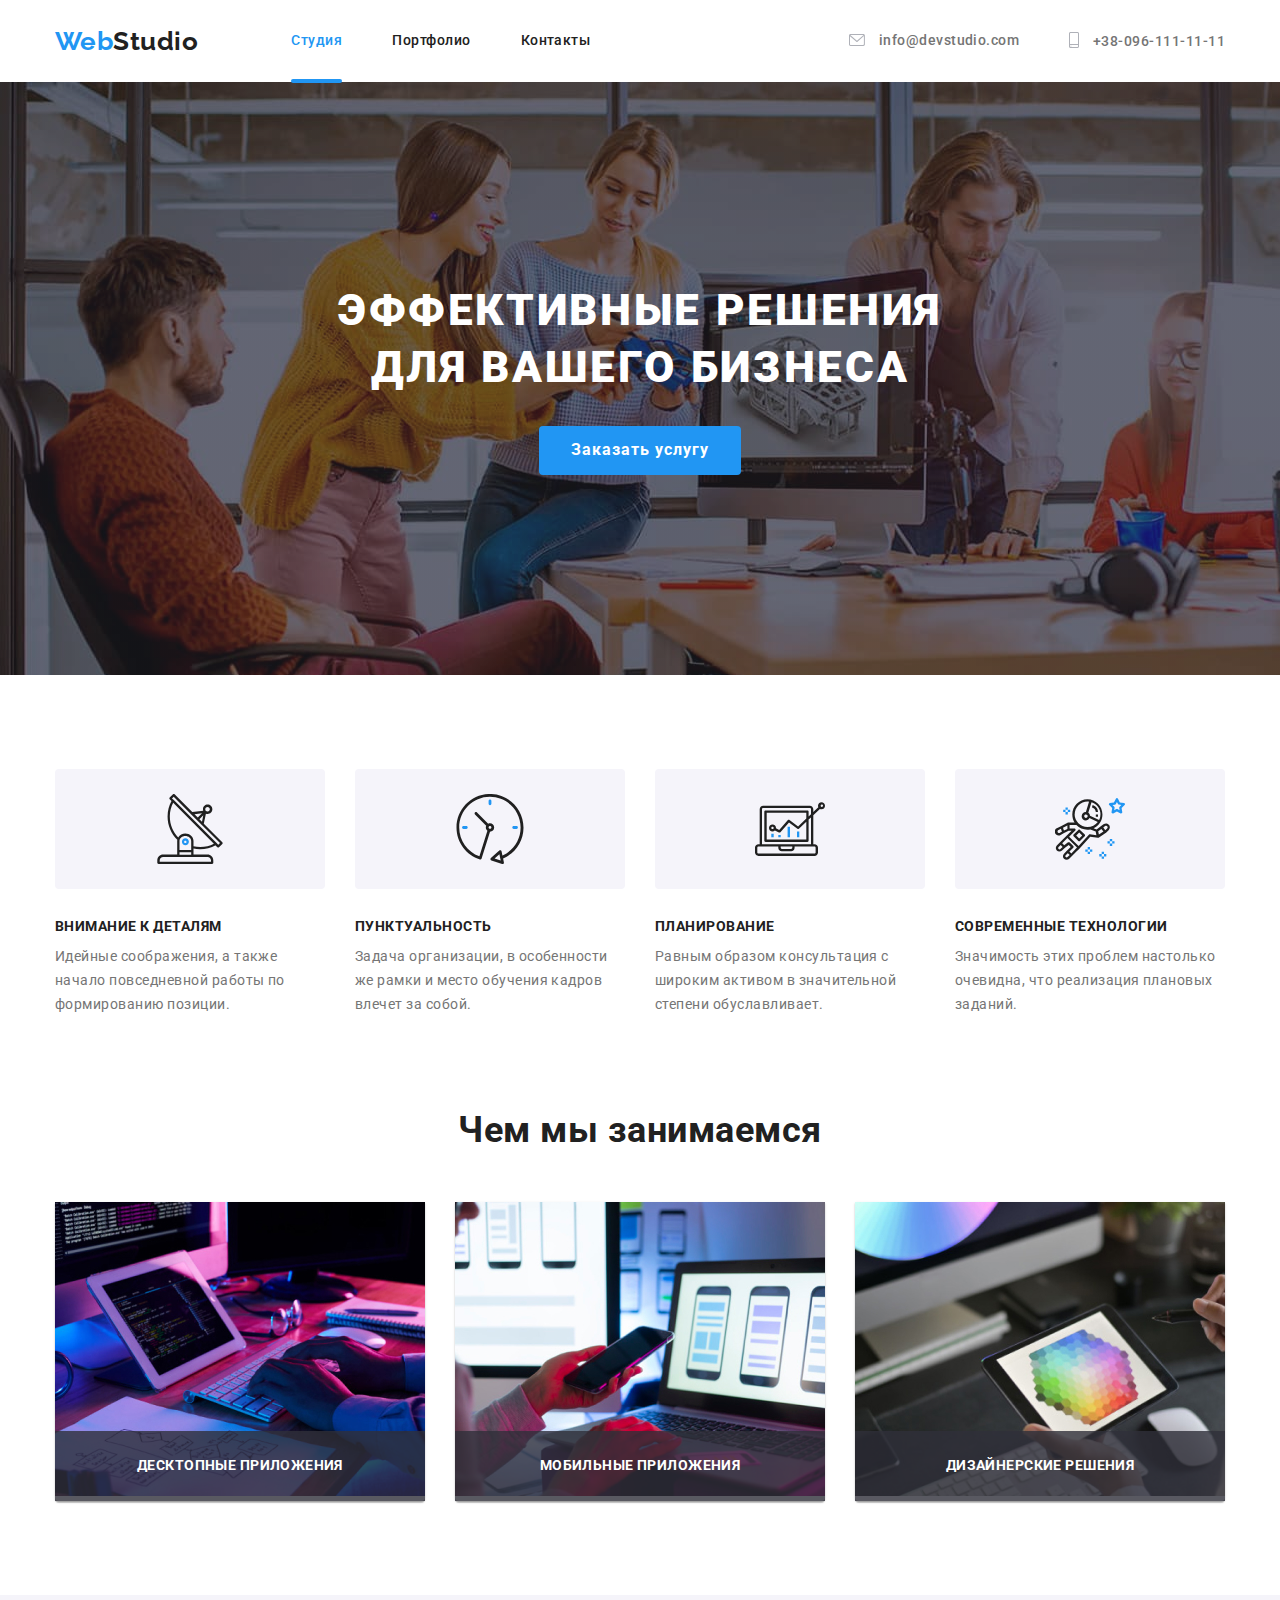
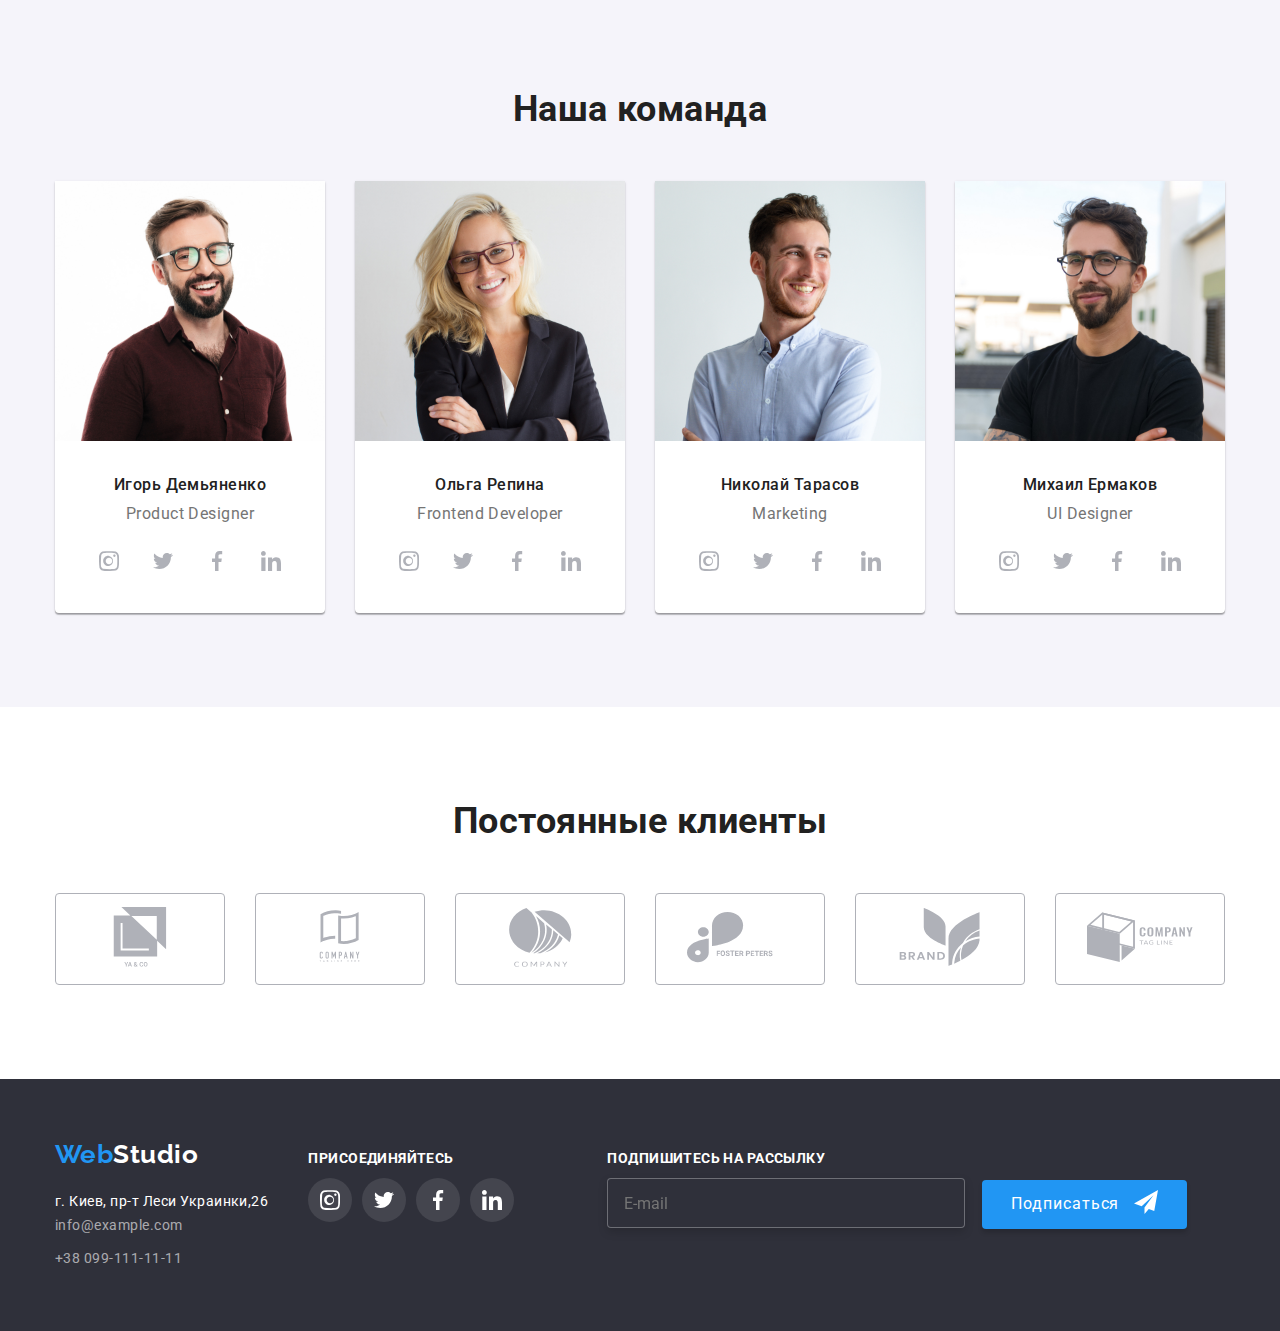
<file: index.html>
<!DOCTYPE html>
<html lang="ru">

<head>
    <meta charset="UTF-8">
    <meta http-equiv="X-UA-Compatible" content="IE=edge">
    <meta name="viewport" content="width=device-width, initial-scale=1.0">
    <title>Document</title>
    <link rel="preconnect" href="https://fonts.googleapis.com">
    <link rel="preconnect" href="https://fonts.gstatic.com" crossorigin>
    <link
        href="https://fonts.googleapis.com/css2?family=Raleway:wght@700&family=Roboto:wght@400;500;700;900&display=swap"
        rel="stylesheet" />
    <link rel="stylesheet"
        href="https://cdnjs.cloudflare.com/ajax/libs/modern-normalize/1.1.0/modern-normalize.min.css" />
    <link rel="stylesheet" href="./css/styles.css" />
</head>

<body>
    <!--Шапка сайта-->
    <header>
        <div class="header container">
            <a class="logo" href="/index.html">Web<span class="studio">Studio</span></a>
            <!--Переходы на страницы-->
            <nav>
                <ul class="header site-nav list">
                    <li class="item"><a href="" class="link current">Студия</a></li>
                    <li class="item"><a href="./portfolio.html" class="link">Портфолио</a></li>
                    <li class="item"><a href="" class="link">Контакты</a></li>
                </ul>
            </nav>
            <ul class="header auth-nav list">
                <li class="item"><a href="mailto:info@devstudio.com" class="link">
                    <svg class="icon-mail" width="16" height="12">
                        <use href="./images/icons.svg#icon-mail"></use>
                    </svg>
                    info@devstudio.com</a>
                </li>
                <li class="item"><a href="tel:+380961111111" class="link">
                    <svg class="icon-tell" width="10" height="16"> 
                        <use href="./images/icons.svg#icon-smartphone"></use>
                    </svg>
                    +38-096-111-11-11</a></li>
            </ul>
        </div>
    </header>
    <main>
        <!--Секция 1-->
        <section class="hero section">
            <div><h1 class="hero-title">Эффективные решения <br />для вашего бизнеса</h1>
            <button class="button" data-modal-open>Заказать услугу</button>
        </div>
        <div class="backdrop is-hidden" data-modal>
        <div class="modal">
            <button class="close" data-modal-close>
            <svg class="but-close" width="15" height="15"><use href="./images/symbol-defs.svg#icon-close">
            </use></svg>
        </button>
    <form class="form" autocomplete="off" novalidate> 
        <h2 class="names-h">Оставьте свои данные, мы вам перезвоним</h2>
        <div class="form-form"><label for="name"> Имя</label>
            <input type="text" name="name" id="name">
           <svg class="icon-form" width="20" height="20">
                <use href="./images/symbol.svg#icon-person-black"></use>
            </svg>
            </div>
        <div class="form-form"> <label for="tel">Телефон</label>
            <input type="tel" name="tel" id="tel">
            <svg class="icon-form" width="20" height="20">
            <use href="./images/symbol.svg#icon-phone-black"></use>
        </svg>
            </div>
        <div class="form-form"> <label for="email">Почта</label>
            <input type="email" name="email" id="email">
            <svg class="icon-form" width="20" height="20">
            <use href="./images/symbol.svg#icon-email-black"></use>
        </svg>
            </div>
        <div class="form-form">  <label for="comment">Комментарий</label>
            <textarea name="comment" id="comment" placeholder="Введите текст"></textarea></div>
        <div class="form-form-checkbox">
        
            <label for="checkbox">Соглашаюсь с рассылкой и принимаю
                <input class="checkbox" type="checkbox" id="checkbox">
                <svg class="icon-checkbox" width="16" height="15">
                <use href="./images/symbol.svg#icon-icon-check"></use>
            </svg>
                <a class="checkbox-a" href="">Условия договора</a>
                </label></div>
                <div><button class="button-form" type="submit">Отправить</button></div>
    </form>
    </div></div>
        </section>
        <!--Секция 2-->
        <section class="section-title section">
            <div class="container">
                <h2 class="delete">Наши преимущества</h2>
                <ul class="site-list">
                    <li class="li-li">
                        <div class="box">
                            <svg class="box-box" width="70" height="70">
                                <use href="./images/icons.svg#icon-antenna"></use>
                            </svg>
                        </div>
                        <h3 class="site-name">Внимание к деталям</h3>
                        <p class="site-p">Идейные соображения,
                            а также начало повседневной работы по формированию позиции.</p>
                    </li>
                    <li class="li-li">
                        <div class="box">
                            <svg class="box-box" width="70" height="70">
                                <use href="./images/icons.svg#icon-clock"></use>
                            </svg>
                        </div>
                        <h3 class="site-name">Пунктуальность</h3>
                        <p class="site-p">Задача организации, в особенности
                            же рамки и место обучения кадров влечет за собой.</p>
                    </li>
                    <li class="li-li">
                        <div class="box">
                            <svg class="box-box" width="70" height="70">
                                <use href="./images/icons.svg#icon-diagram"></use>
                            </svg>
                        </div>
                        <h3 class="site-name">Планирование</h3>
                        <p class="site-p">Равным образом консультация
                            с широким активом в значительной степени обуславливает.</p>
                    </li>
                    <li class="li-li">
                        <div class="box">
                            <svg class="box-box" width="70" height="70">
                                <use href="./images/icons.svg#icon-astronaut"></use>
                            </svg>
                        </div>
                        <h3 class="site-name">Современные технологии</h3>
                        <p class="site-p">Значимость этих проблем настолько
                            очевидна, что реализация плановых заданий.</p>
                    </li>
                </ul>
            </div>
        </section>
        <!--Секция 3-->
        <section class="section-titles section">
            <div class="container">
                <h2 class="site-htwo">Чем мы занимаемся</h2>
                <ul class="site-img">
                    <li class="img-g"><img src="./images/img—копия.jpg" alt="набор текста на планшете" width="370"
                            height="294">
                        <p class="top">Десктопные приложения</p></li>
                    <li class="img-g"><img src="./images/img(1)—копия.jpg" alt="человек держит в руках телефон"
                            width="370" height="294"><p class="top">Мобильные приложения</p></li>
                    <li class="img-g"><img src="./images/img(2)—копия.jpg" alt="цветовая диаграма" width="370"
                            height="294"><p class="top">Дизайнерские решения</p></li>
                </ul>
            </div>
        </section>
        <!--Секция 4-->
        <section class="section-com section">
            <div class="container">
                <h2 class="site-htwo">Наша команда</h2>
                <ul class="site-com">
                    <li class="img-g"><img src="./images/img(3).jpg" alt="Игорь Демьяненко" width="270" height="260">
                        <div class="site-div">
                            <h3 class="site-names">Игорь Демьяненко</h3>
                            <p class="site-job">Product Designer</p>
                            <ul class="icons-media">
                                <li class="icon-media">
                                    <a class="icon-media-list" href="">
                                        <svg class="icon-bottom" width="20" height="20">
                                            <use href="./images/icons.svg#icon-instagram"></use>
                                        </svg>
                                    </a>
                                </li>
                                <li class="icon-media"><a class="icon-media-list" href="">
                                        <svg class="icon-bottom"  width="20" height="20">
                                            <use href="./images/icons.svg#icon-twitter"></use>
                                        </svg>
                                    </a></li>
                                <li class="icon-media">
                                    <a class="icon-media-list" href="">
                                        <svg class="icon-bottom"  width="20" height="20">
                                            <use href="./images/icons.svg#icon-facebook"></use>
                                        </svg>
                                    </a>
                                </li>
                                <li class="icon-media">
                                    <a class="icon-media-list" href="">
                                        <svg class="icon-bottom"  width="20" height="20">
                                            <use href="./images/icons.svg#icon-linkedin"></use>
                                        </svg>
                                    </a>
                                </li>
                            </ul>
                        </div>
                    </li>
                    <li class="img-g"><img src="./images/img(4).jpg" alt="Ольга Репина" width="270" height="260">
                        <div class="site-div">
                            <h3 class="site-names">Ольга Репина</h3>
                            <p class="site-job">Frontend Developer</p>
                            <ul class="icons-media">
                                <li class="icon-media">
                                    <a class="icon-media-list" href="">
                                        <svg class="icon-bottom"  width="20" height="20">
                                            <use href="./images/icons.svg#icon-instagram"></use>
                                        </svg>
                                    </a>
                                </li>
                                <li class="icon-media"><a class="icon-media-list" href="">
                                    <svg class="icon-bottom"  width="20" height="20">
                                        <use href="./images/icons.svg#icon-twitter"></use>
                                    </svg>
                                </a></li>
                                <li class="icon-media">
                                    <a class="icon-media-list" href="">
                                        <svg class="icon-bottom"  width="20" height="20">
                                            <use href="./images/icons.svg#icon-facebook"></use>
                                        </svg>
                                    </a>
                                </li>
                                <li class="icon-media">
                                    <a class="icon-media-list" href="">
                                        <svg class="icon-bottom"  width="20" height="20">
                                            <use href="./images/icons.svg#icon-linkedin"></use>
                                        </svg>
                                    </a>
                                </li>
                            </ul>
                        </div>
                    </li>
                    <li class="img-g"><img src="./images/img(5).jpg" alt="Николай Тарасов" width="270" height="260">
                        <div class="site-div">
                            <h3 class="site-names">Николай Тарасов</h3>
                            <p class="site-job">Marketing</p>
                            <ul class="icons-media">
                                <li class="icon-media">
                                    <a class="icon-media-list" href="">
                                        <svg class="icon-bottom"  width="20" height="20">
                                            <use href="./images/icons.svg#icon-instagram"></use>
                                        </svg>
                                    </a>
                                </li>
                                <li class="icon-media"><a class="icon-media-list" href="">
                                        <svg class="icon-bottom"  width="20" height="20">
                                            <use href="./images/icons.svg#icon-twitter"></use>
                                        </svg>
                                    </a></li>
                                <li class="icon-media">
                                    <a class="icon-media-list" href="">
                                        <svg class="icon-bottom"  width="20" height="20">
                                            <use href="./images/icons.svg#icon-facebook"></use>
                                        </svg>
                                    </a>
                                </li>
                                <li class="icon-media">
                                    <a class="icon-media-list" href="">
                                        <svg class="icon-bottom"  width="20" height="20">
                                            <use href="./images/icons.svg#icon-linkedin"></use>
                                        </svg>
                                    </a>
                                </li>
                            </ul>
                        </div>
                    </li>
                    <li class="img-g"><img src="./images/img(6).jpg" alt="Михаил Ермаков" width="270" height="260">
                        <div class="site-div">
                            <h3 class="site-names">Михаил Ермаков</h3>
                            <p class="site-job">UI Designer</p>
                            <ul class="icons-media">
                                <li class="icon-media">
                                    <a class="icon-media-list" href="">
                                        <svg class="icon-bottom"  width="20" height="20">
                                            <use href="./images/icons.svg#icon-instagram"></use>
                                        </svg>
                                    </a>
                                </li>
                                <li class="icon-media">
                                    <a class="icon-media-list" href="">
                                        <svg class="icon-bottom"  width="20" height="20">
                                            <use href="./images/icons.svg#icon-twitter"></use>
                                        </svg>
                                    </a></li>
                                <li class="icon-media">
                                    <a class="icon-media-list" href="">
                                        <svg class="icon-bottom"  width="20" height="20">
                                            <use href="./images/icons.svg#icon-facebook"></use>
                                        </svg>
                                    </a>
                                </li>
                                <li class="icon-media">
                                    <a class="icon-media-list" href="">
                                        <svg class="icon-bottom"  width="20" height="20">
                                            <use href="./images/icons.svg#icon-linkedin"></use>
                                        </svg>
                                    </a>
    </li>
    </ul>
    </div>
    </li>
    </ul>
    </div>
    </section>
  <!--Секция 5--> 
  <section class="section">
      <div class="container">
          <h2 class="site-htwo">Постоянные клиенты</h2>
          <ul class="site-clients">
            <li class="icons-medias"><a class="icons-medias-li" href="">
                <div>
                <svg class="boxs-boxs" width="106" height="60">
                    <use href="./images/icons.svg#icon-Union"></use>
                </svg>
                </div>
            </a></li>
            <li class="icons-medias"><a class="icons-medias-li" href="">
                <div>
                <svg class="boxs-boxs" width="106" height="60">
                    <use href="./images/icons.svg#icon-Logo"></use>
                </svg>
                </div>
            </a></li>
            <li class="icons-medias"><a class="icons-medias-li" href="">
                <div>
                <svg class="boxs-boxs" width="106" height="60">
                    <use href="./images/icons.svg#icon-group1"></use>
                </svg>
                </div>
            </a></li>
            <li class="icons-medias"><a class="icons-medias-li" href="">
                <div>
                <svg class="boxs-boxs" width="106" height="60">
                    <use href="./images/icons.svg#icon-group2"></use>
                </svg>
                </div>
            </a></li>
            <li class="icons-medias"><a class="icons-medias-li" href="">
                <div>
                <svg class="boxs-boxs" width="106" height="60">
                    <use href="./images/icons.svg#icon-group"></use>
                </svg>
                </div>
            </a></li>
            <li class="icons-medias"><a class="icons-medias-li" href="">
                <div>
                <svg class="boxs-boxs" width="106" height="60">
                    <use href="./images/icons.svg#icon-Object"></use>
                </svg>
                </div>
            </a></li>
          </ul>
      </div>
  </section>
</main>
    <!--Footer-->
    <footer class="footer-site">
        <div class="container fotterss">
            <div style="margin-right: 40px;"><a class="logo-two" href="/index.html">Web<span class="studio-two">Studio</span></a>
            <address>
                <p class="address">г. Киев, пр-т Леси Украинки,26</p>
                <ul class="site-address list">
                    <li class="mail-tell"><a href="mailto:info@example.com" class="link">info@example.com</a></li>
                    <li class="mail-tell"><a href="tel:+380991111111" class="link">+38 099-111-11-11</a></li>
                </ul>
            </address></div>
<div style="margin-right: 93px;" >
    <h2 class="follow">ПРИСОЕДИНЯЙТЕСЬ</h2>
    <ul class="follow-list">
        <li class="icon-medias"><a class="follow-li" href=""><svg width="20" height="20">
                    <use href="./images/icons.svg#icon-instagram">
                    </use>
                </svg></a></li>
        <li class="icon-medias"><a class="follow-li" href=""><svg width="20" height="20">
                    <use href="./images/icons.svg#icon-twitter">
                    </use>
                </svg></a></li>
        <li class="icon-medias"><a class="follow-li" href=""><svg width="20" height="20">
                    <use href="./images/icons.svg#icon-facebook">
                    </use>
                </svg></a></li>
        <li class="icon-medias"><a class="follow-li" href=""><svg width="20" height="20">
                    <use href="./images/icons.svg#icon-linkedin">
                    </use>
                </svg></a></li>
    </ul>
</div>
<div>
    <h2 class="follow">ПОДПИШИТЕСЬ НА РАССЫЛКУ</h2>
    <form  autocomplete="on" novalidate>
        <label class="footer-subs"><input class="input" type="email" name="email" placeholder="E-mail"/>
        </label>
        <button class="button-tw" type="submit">Подписаться
            <svg class="subs" width="24" height="24">
                <use href="./images/symbol.svg#icon-teleg"></use>
            </svg></button>
    </form>
</div>
        </div>       
    </footer>
    <script src="./js/modal.js"></script>
</body>
</html>
</file>
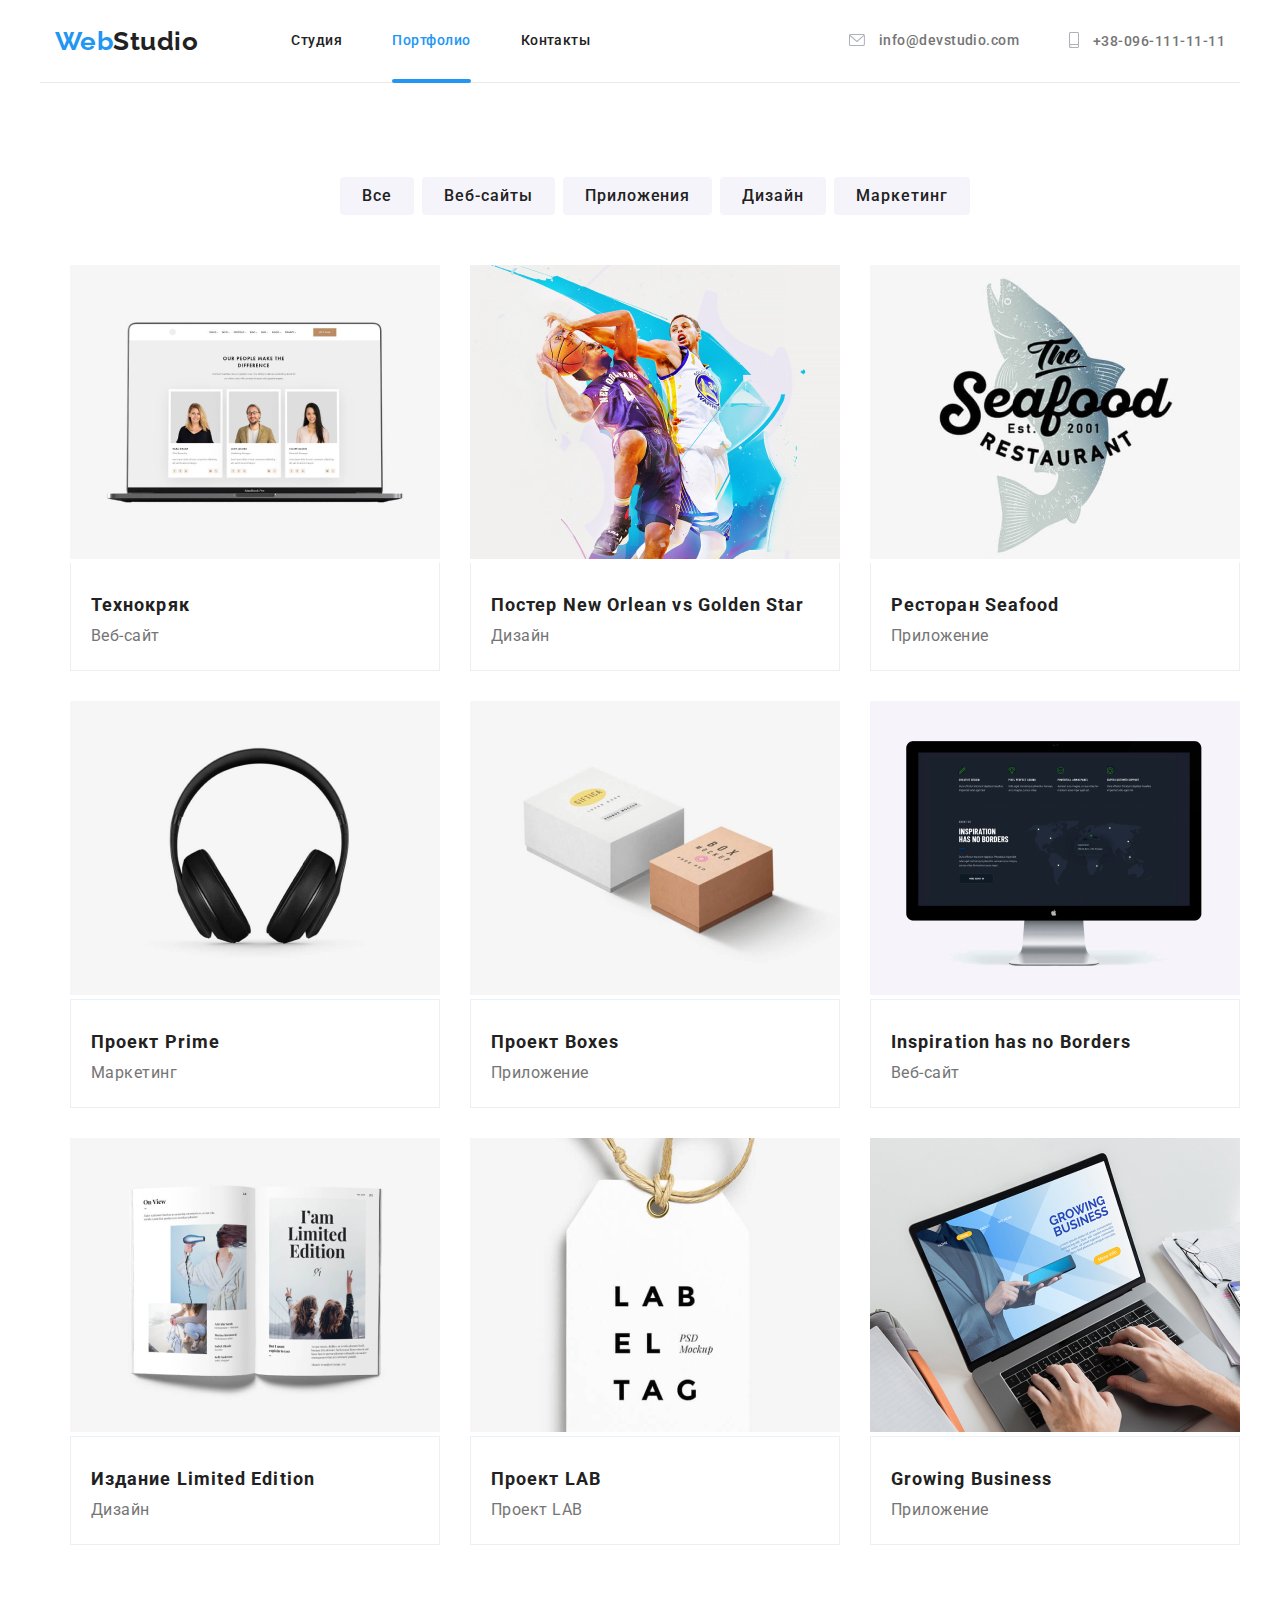
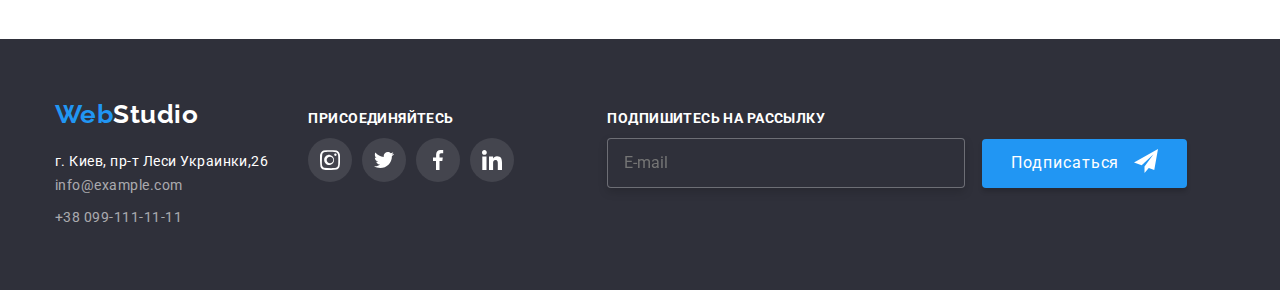
<file: portfolio.html>
<!DOCTYPE html>
<html lang="ru">

<head>
    <meta charset="UTF-8">
    <meta http-equiv="X-UA-Compatible" content="IE=edge">
    <meta name="viewport" content="width=device-width, initial-scale=1.0">
    <title>Document</title>
    <link rel="preconnect" href="https://fonts.googleapis.com">
    <link rel="preconnect" href="https://fonts.gstatic.com" crossorigin>
    <link href="https://fonts.googleapis.com/css2?family=Raleway:wght@700&family=Roboto:wght@400;500;700;900&display=swap"
        rel="stylesheet"/>
    <link rel="stylesheet" href="https://cdnjs.cloudflare.com/ajax/libs/modern-normalize/1.1.0/modern-normalize.min.css"/>
        <link rel="stylesheet" href="./css/styles.css" />
</head>

<body>
    <!--Шапка сайта-->
    <header>
        <div class="header-top container">
            <a class="logo" href="index.html">Web<span class="studio">Studio</span></a>
            <!--Переходы на страницы-->
            <nav>
                <ul class="header site-nav list">
                    <li class="item"><a href="./index.html" class="link">Студия</a></li>
                    <li class="item"><a href="./portfolio.html" class="link current">Портфолио</a></li>
                    <li class="item"><a href="" class="link">Контакты</a></li>
                </ul>
            </nav>
            <ul class="header auth-nav list">
                <li class="item"><a href="mailto:info@devstudio.com" class="link">
                    <svg class="icon-mail" width="16" height="12">
                        <use href="./images/icons.svg#icon-mail"></use>
                    </svg>
                    </svg>
                    info@devstudio.com</a></li>
                <li class="item"><a href="tel:+380961111111" class="link">
                    <svg class="icon-tell" width="10" height="16">
                        <use href="./images/icons.svg#icon-smartphone"></use>
                    </svg>
                    +38-096-111-11-11</a></li>
            </ul>
        </div>
    </header>
    <main>
        <section class="section container">
        <div class="container">
        <h1 class="delete">Портфолио</h1>
        <!--Кнопки-->
        <ul class="decor list">
            <li class="buttons"><button class="button secondary" type="button">Все</button></li>
            <li class="buttons"><button class="button secondary" type="button">Веб-сайты</button></li>
            <li class="buttons"><button class="button secondary" type="button">Приложения</button></li>
            <li class="buttons"><button class="button secondary" type="button">Дизайн</button></li>
            <li class="buttons"><button class="button secondary" type="button">Маркетинг</button></li>
        </ul>
           <!--Перечень-->
        <ul class="decor-port list">
<li class="port list">
    <a class="ports-lists" href="">
        <div class="coca-cola">
    <img src="./images/img(7).jpg" alt="сайт" width="370" height="294">
    <p class="portfolios">Ресурс предлагает комплексные предложения с разным уровнем функционала и сервисов. Все это позволит посетителю получить
    исчерпывающие сведения о компании или частном лице.</p></div>
<div class="port-div"><h2 class="port-name">Технокряк</h2>
<p class="port-p">Веб-сайт</p></div></a></li>
<li class="port list"><a class="ports-lists" href=""><div class="coca-cola"><img src="./images/img(8).jpg" alt="посте баскетбол" width="370" height="294">
<p class="portfolios">Ресурс предлагает комплексные предложения с разным уровнем функционала и сервисов. Все это
    позволит посетителю получить
    исчерпывающие сведения о компании или частном лице.</p>
</div><div class="port-div">
<h2 class="port-name">Постер New Orlean vs Golden Star</h2>
<p class="port-p">Дизайн</p></div></a></li>
<li class="port list"><a class="ports-lists" href=""><div class="coca-cola"><img src="./images/img(9).jpg" alt="логотип ресторана" width="370" height="294">
<p class="portfolios">Ресурс предлагает комплексные предложения с разным уровнем функционала и сервисов. Все это
    позволит посетителю получить
    исчерпывающие сведения о компании или частном лице.</p>
</div><div class="port-div">
 <h2 class="port-name">Ресторан Seafood</h2>
<p class="port-p">Приложение</p></div></a></li>
<li class="port list"><a class="ports-lists" href=""><div class="coca-cola"><img src="./images/img(10).jpg" alt="наушники" width="370" height="294">
<p class="portfolios">Ресурс предлагает комплексные предложения с разным уровнем функционала и сервисов. Все это
    позволит посетителю получить
    исчерпывающие сведения о компании или частном лице.</p>
</div><div class="port-div">
<h2 class="port-name">Проект Prime</h2>
<p class="port-p">Маркетинг</p></div></a></li>
<li class="port list"><a class="ports-lists" href=""><div class="coca-cola"><img src="./images/img(11).jpg" alt="коробки" width="370" height="294">
<p class="portfolios">Ресурс предлагает комплексные предложения с разным уровнем функционала и сервисов. Все это
    позволит посетителю получить
    исчерпывающие сведения о компании или частном лице.</p>
</div><div class="port-div">
<h2 class="port-name">Проект Boxes</h2>
<p class="port-p">Приложение</p></div></a></li>
<li class="port list"><a class="ports-lists" href=""><div class="coca-cola"><img src="./images/img(12).jpg" alt="сайт" width="370" height="294">
<p class="portfolios">Ресурс предлагает комплексные предложения с разным уровнем функционала и сервисов. Все это
    позволит посетителю получить
    исчерпывающие сведения о компании или частном лице.</p>
</div><div class="port-div">
<h2 class="port-name">Inspiration has no Borders</h2>
<p class="port-p">Веб-сайт</p></div></a></li>
<li class="port list"><a class="ports-lists" href=""><div class="coca-cola"><img src="./images/img(13).jpg" alt="журнал" width="370" height="294">
<p class="portfolios">Ресурс предлагает комплексные предложения с разным уровнем функционала и сервисов. Все это
    позволит посетителю получить
    исчерпывающие сведения о компании или частном лице.</p>
</div><div class="port-div">
<h2 class="port-name">Издание Limited Edition</h2>
<p class="port-p">Дизайн</p></div></a></li>
<li class="port list"><a class="ports-lists" href=""><div class="coca-cola"><img src="./images/img(14).jpg" alt="этикетка" width="370" height="294">
<p class="portfolios">Ресурс предлагает комплексные предложения с разным уровнем функционала и сервисов. Все это
    позволит посетителю получить
    исчерпывающие сведения о компании или частном лице.</p>
</div><div class="port-div">
<h2 class="port-name">Проект LAB</h2>
<p class="port-p">Проект LAB</p></div></a></li>
<li class="port list"><a class="ports-lists" href=""><div class="coca-cola"><img src="./images/img(15).jpg" alt="сайт" width="370" height="294">
<p class="portfolios">Ресурс предлагает комплексные предложения с разным уровнем функционала и сервисов. Все это
    позволит посетителю получить
    исчерпывающие сведения о компании или частном лице.</p>
</div><div class="port-div">
 <h2 class="port-name">Growing Business</h2>
<p class="port-p">Приложение</p></div></a></li>
        </ul>
        </div>
        </section>
    </main>
    <!--Footer-->
    <footer class="footer-site">
        <div class="container fotterss">
            <div style="margin-right: 40px;"><a class="logo-two" href="/index.html">Web<span class="studio-two">Studio</span></a>
                <address>
                    <p class="address">г. Киев, пр-т Леси Украинки,26</p>
                    <ul class="site-address list">
                        <li class="mail-tell"><a href="mailto:info@example.com" class="link">info@example.com</a></li>
                        <li class="mail-tell"><a href="tel:+380991111111" class="link">+38 099-111-11-11</a></li>
                    </ul>
                </address>
            </div>
            <div style="margin-right: 93px;">
                <h2 class="follow">ПРИСОЕДИНЯЙТЕСЬ</h2>
                <ul class="follow-list">
                    <li class="icon-medias"><a class="follow-li" href=""><svg width="20" height="20">
                                <use href="./images/icons.svg#icon-instagram">
                                </use>
                            </svg></a></li>
                    <li class="icon-medias"><a class="follow-li" href=""><svg width="20" height="20">
                                <use href="./images/icons.svg#icon-twitter">
                                </use>
                            </svg></a></li>
                    <li class="icon-medias"><a class="follow-li" href=""><svg width="20" height="20">
                                <use href="./images/icons.svg#icon-facebook">
                                </use>
                            </svg></a></li>
                    <li class="icon-medias"><a class="follow-li" href=""><svg width="20" height="20">
                                <use href="./images/icons.svg#icon-linkedin">
                                </use>
                            </svg></a></li>
                </ul>
            </div>
            <div>
                <h2 class="follow">ПОДПИШИТЕСЬ НА РАССЫЛКУ</h2>
                <form autocomplete="on" novalidate>
                    <label class="footer-subs"><input class="input" type="email" name="email" placeholder="E-mail" />
                    </label>
                    <button class="button-tw" type="submit">Подписаться
                        <svg class="subs" width="24" height="24">
                            <use href="./images/symbol.svg#icon-teleg"></use>
                        </svg></button>
                </form>
            </div>
        </div>
    </footer>
</body>
</html>
</file>
<file: css/styles.css>
:root {
  --primery-text-color: #757575;
  --title-text-color: #212121;
  --address-color: #2196f3;
  --icon-color: #757575;
  --icon-colors: #ffffff;
  --insta-color: #afb1b8;
  --o-transition-timing-function: cubic-bezier(0.4, 0, 0.2, 1);
}
body {
  color: var(--primery-text-color);
  background-color: #ffffff;
  font-family: Roboto, sans-serif;
  letter-spacing: 0.03em;
  font-size: 16px;
  line-height: 1.18;
}
h2,
h3 {
  color: var(--title-text-color);
  margin-top: 0;
}
.section {
  padding-top: 94px;
  padding-bottom: 94px;
}
.list {
  list-style: none;
  padding: 0;
  margin: 0;
}
.container {
  margin-left: auto;
  margin-right: auto;
  width: 1200px;
  padding-left: 15px;
  padding-right: 15px;
}
.logo {
  color: var(--address-color);

  font-family: Raleway, cursive;
  font-weight: bold;
  font-size: 26px;
  line-height: 1.19;
  text-decoration: none;
  margin-right: 93px;
}
span.studio {
  color: var(--title-text-color);
}
/*Переходы на страницы*/
.header {
  display: flex;
  justify-content: space-between;
  align-items: center;
}
.header-top {
  display: flex;
  align-items: center;
  border-bottom: 1px solid #ececec;
}
.site-nav {
  display: flex;
}
.site-nav .item {
  outline: 1px solid transparent;
}
.site-nav .item + .item {
  margin-left: 50px;
}
.site-nav .link {
  color: var(--title-text-color);

  font-style: normal;
  font-weight: 500;
  font-size: 14px;
  line-height: 1.14;
  text-decoration: none;

  display: block;
  padding-top: 32px;
  padding-bottom: 32px;

  transition: color 250ms var(--o-transition-timing-function);
}
.site-nav .link:hover,
.site-nav .link:focus {
  color: var(--address-color);
}
.site-nav .link.current {
  color: var(--address-color);
}
.auth-nav {
  display: flex;
  outline: 1px solid transparent;
  margin-left: auto;
}
.auth-nav .item + .item {
  margin-left: 50px;
}
.auth-nav .link {
  color: var(--primery-text-color);
  fill: #afb1b8;
  font-weight: 500;
  font-size: 14px;
  line-height: 1.14;
  text-decoration: none;

  display: block;
  padding-top: 32px;
  padding-bottom: 32px;

  transition: color 250ms var(--o-transition-timing-function),
    fill 250ms var(--o-transition-timing-function);
}
.auth-nav .link:hover,
.auth-nav .link:focus {
  color: var(--address-color);
  fill: var(--address-color);
}
.icon-mail {
  margin-right: 10px;
  margin-bottom: -1px;
}
.icon-tell {
  margin-right: 10px;
  margin-bottom: -2px;
}
.link.current {
  position: relative;
  color: var(--address-color);
}
.link.current::after {
  content: '';
  position: absolute;

  left: 0;
  bottom: -2px;
  width: 100%;
  height: 4px;
  background: var(--address-color);
  border-radius: 2px;
}
/* Секция 1  */
.hero {
  background-color: #2f303a;
  transform: perspective(normal);
  text-align: center;
  padding-top: 200px;
  padding-bottom: 200px;
  background-image: linear-gradient(to right, rgba(47, 48, 58, 0.4), rgba(47, 48, 58, 0.4)),
    url(../images/Img-1.2—копия.jpg);
}
.hero-title {
  color: #ffffff;
  font-weight: 900;
  font-size: 44px;
  line-height: 1.3;
  text-transform: uppercase;
  letter-spacing: 0.06em;
  margin-top: 0;
  margin-bottom: 30px;
}
/* Секция 2,3 */
.section-title {
  padding-bottom: 0;
}
.delete {
  position: absolute;
  width: 1px;
  height: 1px;
  margin: -1px;
  border: 0;
  padding: 0;

  white-space: nowrap;
  clip-path: inset(100%);
  clip: rect(0 0 0 0);
  overflow: hidden;
}
.site-list {
  list-style: none;
  padding: 0;
  margin: 0;
  display: flex;
}
.li-li {
  width: 270px;
}
.li-li:not(:last-child) {
  margin-right: 30px;
}

.site-name {
  font-weight: bold;
  font-size: 14px;
  line-height: 1.14;
  text-transform: uppercase;
  margin-bottom: 10px;
}
.site-p {
  font-size: 14px;
  line-height: 1.7;
  margin: 0;
}
.site-p:not(:last-child) {
  margin-right: 0;
}
.site-img {
  list-style: none;
  padding: 0;
  margin: 0;
  display: flex;
}
.img-g {
  margin-right: 30px;
  background-color: #ffffff;
  box-shadow: 0px 1px 3px rgba(0, 0, 0, 0.12), 0px 1px 1px rgba(0, 0, 0, 0.14),
    0px 2px 1px rgba(0, 0, 0, 0.2);
  border-radius: 0px 0px 4px 4px;

  position: relative;
}
.img-g:last-child {
  margin-right: 0;
}

.box {
  display: flex;
  align-items: center;
  justify-content: center;
  min-width: 270px;
  min-height: 120px;
  margin-top: 0px;
  margin-bottom: 30px;
  background: #f5f4fa;
  border-radius: 4px;
}

.top {
  font-weight: 700;
  font-size: 14px;
  line-height: 1.14;
  letter-spacing: 0.03em;
  text-transform: uppercase;
  text-align: center;

  margin: 0;
  padding-top: 27px;
  padding-bottom: 27px;

  background: rgba(47, 48, 58, 0.8);
  color: #ffffff;

  position: absolute;
  bottom: 0;
  width: 100%;
  height: 70px;
}
/* Секция 4  */
.section-com {
  background-color: #f5f4fa;
}
.site-names {
  font-weight: 500;
  font-size: 16px;
  line-height: 1.18;
  text-align: center;
  margin-bottom: 10px;
}
.site-com {
  list-style: none;
  padding: 0;
  margin: 0;
  display: flex;
}
.site-job {
  font-size: 16px;
  line-height: 1.18;
  text-align: center;
  margin-top: 10px;
  margin-bottom: 16px;
}
.site-htwo {
  font-weight: bold;
  font-size: 36px;
  line-height: 1.16;
  text-align: center;
  margin-top: 0;
  margin-bottom: 50px;
}
.site-div {
  padding-top: 30px;
  padding-bottom: 30px;
}
.icons-media {
  display: flex;
  justify-content: center;
  padding-left: 0;
  list-style: none;
}

.icon-media {
  width: 44px;
  height: 44px;
  margin-right: 0px;
  border-radius: 50%;
}
.icon-media:not(:last-child) {
  margin-right: 10px;
}
.icon-media-list {
  display: flex;
  justify-content: center;
  align-items: center;
  width: 100%;
  height: 100%;
  border-radius: 50%;
  fill: #afb1b8;

  transition: background-color 250ms var(--o-transition-timing-function),
    fill 250ms var(--o-transition-timing-function);
}
.icon-media-list:hover,
.icon-media-list:focus {
  background-color: var(--address-color);
  fill: var(--icon-colors);
}
/*Секция 5*/
.site-clients {
  list-style: none;
  padding: 0;
  margin: 0;
  display: flex;
}
.icons-medias {
  margin-right: 0;
}
.icons-medias:not(:last-child) {
  margin-right: 30px;
}
.icons-medias-li {
  width: 170px;
  height: 92px;

  border: 1px solid #afb1b8;
  box-sizing: border-box;
  border-radius: 4px;

  display: flex;
  align-items: center;
  justify-content: center;
  fill: #afb1b8;

  transition: border 250ms var(--o-transition-timing-function),
    fill 250ms var(--o-transition-timing-function);
}
.icons-medias-li:hover,
.icons-medias-li:focus {
  border: 1px solid #2196f3;
  fill: var(--address-color);
}

/* Footer*/
.fotterss {
  display: flex;
  align-items: baseline;
}
.logo-two {
  color: var(--address-color);

  font-family: Raleway, cursive;
  font-weight: bold;
  font-size: 26px;
  line-height: 1.19;
  text-decoration: none;
  margin-bottom: 20px;
  display: block;
}
.footer-site {
  background-color: #2f303a;

  padding-top: 60px;
  padding-bottom: 60px;
}
span.studio-two {
  color: #ffffff;
}
.address {
  color: #ffffff;
  text-decoration: none;
  font-size: 14px;
  line-height: 1.7;
  font-style: normal;
  margin: 0;
}
.site-address .link {
  color: rgba(255, 255, 255, 0.6);
  text-decoration: none;
  font-size: 14px;
  line-height: 1.7;
  font-style: normal;
  margin-bottom: 60px;

  transition: color 250ms var(--o-transition-timing-function);
}
.site-nav:not(:first-child) {
  margin-bottom: 0;
}
.site-address .link:hover,
.site-address .link:focus {
  color: var(--address-color);
}
.mail-tell:not(:last-child) {
  margin-bottom: 9px;
}
.follow {
  color: #ffffff;
  font-style: normal;
  font-weight: 700;
  font-size: 14px;
  line-height: 1.1;
  letter-spacing: 0.03em;
}

.follow-list {
  display: flex;
  padding-left: 0;
  list-style: none;
  margin: 0;
}
.icon-medias {
  width: 44px;
  height: 44px;
  border-radius: 50%;
  margin-right: 0x;
  padding: 0;
}
.icon-medias:not(:last-child) {
  margin-right: 10px;
}
.follow-li {
  display: flex;
  width: 100%;
  height: 100%;
  justify-content: center;
  align-items: center;
  background: rgba(255, 255, 255, 0.1);
  border-radius: 50%;
  fill: var(--icon-colors);
  transition: background-color 250ms var(--o-transition-timing-function);
}

.follow-li:hover,
.follow-li:focus {
  background: var(--address-color);
}

/* Кнопка */
.button {
  background-color: var(--address-color);
  color: #ffffff;
  font-weight: bold;
  font-size: 16px;
  line-height: 1.8;
  letter-spacing: 0.06em;
  padding: 10px 32px;
  border: none;
  border-radius: 4px;
}
/* Потрфолио кнопки  */
.button.secondary {
  color: var(--title-text-color);
  background-color: #f5f4fa;
  cursor: pointer;
  font-weight: 500;
  font-size: 16px;
  line-height: 1.6;
  border-radius: 4px;
  border: none;
  padding: 6px 22px;

  transition: color 250ms var(--o-transition-timing-function),
    background-color 250ms var(--o-transition-timing-function),
    box-shadow 250ms var(--o-transition-timing-function);
}
.buttons:nth-child(-n + 4) {
  margin-right: 8px;
}
.button.secondary:not(:first-child) {
  margin-right: 0;
}
.button.secondary:hover,
.button.secondary:focus {
  color: #ffffff;
  background-color: var(--address-color);
  box-shadow: 0px 3px 1px rgba(0, 0, 0, 0.1), 0px 1px 2px rgba(0, 0, 0, 0.08),
    0px 2px 2px rgba(0, 0, 0, 0.12);
}
/* Портфолио*/
.ports-lists {
  text-decoration: none;
  color: #757575;

  transition: box-shadow 250ms var(--o-transition-timing-function);
}
.ports-lists:hover,
.ports-lists:focus {
  box-shadow: 0px 1px 1px rgba(0, 0, 0, 0.12), 0px 4px 4px rgba(0, 0, 0, 0.06),
    1px 4px 6px rgba(0, 0, 0, 0.16);
  display: block;
}

.port-name {
  font-weight: bold;
  font-size: 18px;
  line-height: 2;
  letter-spacing: 0.06em;
  margin-bottom: 4px;
}

.port-p {
  margin: 0;
}

.decor {
  display: flex;
  justify-content: center;
  margin-bottom: 50px;
}
.decor-port {
  display: flex;
  flex-wrap: wrap;
  margin-top: 0;
}
.port-div {
  padding: 24px 20px;
  border-right: 1px solid #eeeeee;
  border-left: 1px solid #eeeeee;
  border-bottom: 1px solid #eeeeee;
}
.port {
  width: 370px;
  margin-right: 30px;
  margin-bottom: 30px;
}

.port:nth-child(3n) {
  margin-right: 0;
}
.port:nth-last-child(-n + 3) {
  margin-bottom: 0;
}
/* Анимация */
.coca-cola {
  position: relative;
  overflow: hidden;
}

.portfolios {
  position: absolute;
  top: 0;
  left: 0;
  background: rgba(33, 150, 243, 0.9);
  width: 100%;
  height: 100%;
  margin: 0;
  color: #ffffff;
  font-size: 18px;
  line-height: 1.56;
  letter-spacing: 0.03em;
  padding: 63px 24px;
  transform: translateY(100%);
  transition: transform 250ms var(--o-transition-timing-function);
}
.ports-lists:hover .portfolios,
.ports-lists:focus .portfolios {
  transform: translateY(0);
}
/*  Модальное окно */
.backdrop {
  position: fixed;
  top: 0;
  left: 0;
  width: 100%;
  height: 100%;
  background-color: rgba(0, 0, 0, 0.2);
  z-index: 10;

  opacity: 1;
  visibility: visible;
  pointer-events: initial;

  transition: opacity 250ms var(--o-transition-timing-function),
    visibility 250ms var(--o-transition-timing-function);
}
.backdrop.is-hidden {
  opacity: 0;
  pointer-events: none;
  visibility: visible;
}
.modal {
  position: absolute;
  height: 581px;
  width: 528px;
  top: 50%;
  left: 50%;
  transform: translate(-50%, -50%);
  background-color: #ffffff;

  box-shadow: 0px 1px 3px rgba(0, 0, 0, 0.12), 0px 1px 1px rgba(0, 0, 0, 0.14),
    0px 2px 1px rgba(0, 0, 0, 0.2);
  border-radius: 4px;
  transition: transform 250ms var(--o-transition-timing-function);
}

.close {
  display: flex;
  align-items: center;
  position: fixed;
  width: 30px;
  height: 30px;
  top: 8px;
  right: 8px;

  background-color: #ffffff;
  border-radius: 50%;
  border: 1px solid rgba(0, 0, 0, 0.1);
  box-sizing: border-box;
  transition: fill 250ms var(--o-transition-timing-function);
}
.but-close {
  fill: #000000;
  transition: fill 250ms var(--o-transition-timing-function);
}
.close:hover .but-close,
.close:focus .but-close {
  fill: var(--address-color);
  cursor: pointer;
}
/*.but-close {
  fill: #000000;
  transition: fill 250ms var(--o-transition-timing-function);
}
.but-close:hover,
.but-close:focus {
  fill: var(--address-color);
}
/* Модальное окно */
.form {
  margin: 40px;
}
.names-h {
  font-weight: 700;
  font-size: 20px;
  line-height: 1, 1;
  text-align: center;
  letter-spacing: 0.03em;
}
.form-form {
  display: flex;
  flex-direction: column;
  margin-bottom: 10px;
  position: relative;
}
.form-form:nth-child(5) {
  margin-bottom: 0;
}
.form-form label {
  margin-bottom: 4px;
  color: #757575;
  font-weight: 400;
  font-size: 12px;
  line-height: 1, 1;
  text-align: left;
}
.form-form input {
  margin: 0;
  padding-left: 42px;
  width: 448px;
  height: 40px;
  border: 1px solid rgba(33, 33, 33, 0.2);
  box-sizing: border-box;
  border-radius: 4px;
  cursor: pointer;
  outline: transparent;
  transition: border-color 250ms var(--o-transition-timing-function);
}

.icon-form {
  display: flex;
  align-items: center;
  justify-items: center;
  padding-top: 3px;
  position: absolute;
  left: 12px;
  bottom: 11px;
  fill: #000000;
  transition: fill 250ms var(--o-transition-timing-function);
}
.form-form input:hover,
.form-form input:focus {
  border-color: var(--address-color);
  transition: border-color 250ms var(--o-transition-timing-function);
}
.form-form input:hover ~ .icon-form,
.form-form input:focus ~ .icon-form {
  fill: var(--address-color);
  transition: fill 250ms var(--primery-text-color);
  outline: none;
}
.form-form textarea {
  padding-top: 12px;
  padding-left: 16px;
  padding-right: 12px;
  padding-bottom: 16px;

  width: 448px;
  height: 120px;
  border: 1px solid rgba(33, 33, 33, 0.2);
  box-sizing: border-box;
  border-radius: 4px;
  font-weight: 400;
  font-size: 12px;
  line-height: 1, 1;
  letter-spacing: 0.01em;

  transition: border-color 250ms var(--o-transition-timing-function);
}
.form-form textarea:hover,
.form-form textarea:focus {
  border-color: var(--address-color);
  outline: none;
}

.form-form textarea::placeholder {
  color: rgba(117, 117, 117, 0.5);
}

textarea {
  resize: none;
}
.form-form input[type='checkbox'] {
  width: 16px;
  height: 15px;
}
.form-form-checkbox {
  display: flex;
  align-items: center;
  margin-top: 20px;
  margin-bottom: 30px;
}

.form-form-checkbox label {
  position: relative;
  margin-left: 36px;
  display: flex;
  align-items: center;
  font-weight: 400;
  font-size: 14px;
  line-height: 1.7;
  letter-spacing: 0.03em;
  color: #757575;
  transition: border-color 250ms var(--o-transition-timing-function);
}
.form-form-checkbox input {
  appearance: none;
}
.checkbox-a {
  color: var(--address-color);
  margin-left: 4px;
}
.icon-checkbox {
  position: absolute;
  border: 2px solid #212121;
  border-radius: 4px;
  fill: var(--title-text-color);
  margin-left: 12px;
  width: 16px;
  height: 15px;
  left: -36px;
}

.checkbox:checked ~ .icon-checkbox {
  fill: var(--address-color);
  border-color: var(--address-color);
  background-color: var(--address-color);
  background-origin: border-box;
  background-size: contain;
}
.checkbox:hover ~ .icon-checkbox,
.checkbox:focus ~ .icon-checkbox {
  border-color: var(--address-color);
  transition: border-color 250ms var(--o-transition-timing-function);
  cursor: pointer;
}
.button-form {
  background-color: var(--address-color);
  color: #ffffff;
  font-size: 16px;
  line-height: 1.8;
  letter-spacing: 0.06em;
  padding: 10px 55px;
  border: none;
  box-shadow: 0px 4px 4px rgba(0, 0, 0, 0.15);
  border-radius: 4px;
  transition: background-color 250ms var(--o-transition-timing-function);
}
.button-form:hover {
  background-color: #188ce8;
  box-shadow: 0px 4px 4px rgba(0, 0, 0, 0.15);
  border-radius: 4px;
}
/* Footer подпишись */

.footer-subs input {
  width: 358px;
  height: 50px;
  border: 1px solid rgba(255, 255, 255, 0.3);
  box-sizing: border-box;
  filter: drop-shadow(0px 4px 4px rgba(0, 0, 0, 0.15));
  border-radius: 4px;
  background: #2f303a;
  color: var(--primary-text-color);
  padding-left: 16px;
  outline: transparent;
}
.button-tw {
  background-color: var(--address-color);
  color: #ffffff;
  box-shadow: 0px 4px 4px rgba(0, 0, 0, 0.15);
  line-height: 1.8;
  letter-spacing: 0.06em;
  padding: 10px 29px 10px 29px;
  border: none;
  border-radius: 4px;
  text-align: center;
  margin-left: 12px;
}
.subs {
  margin-left: 10px;
  margin-bottom: -5px;
}
</file>
